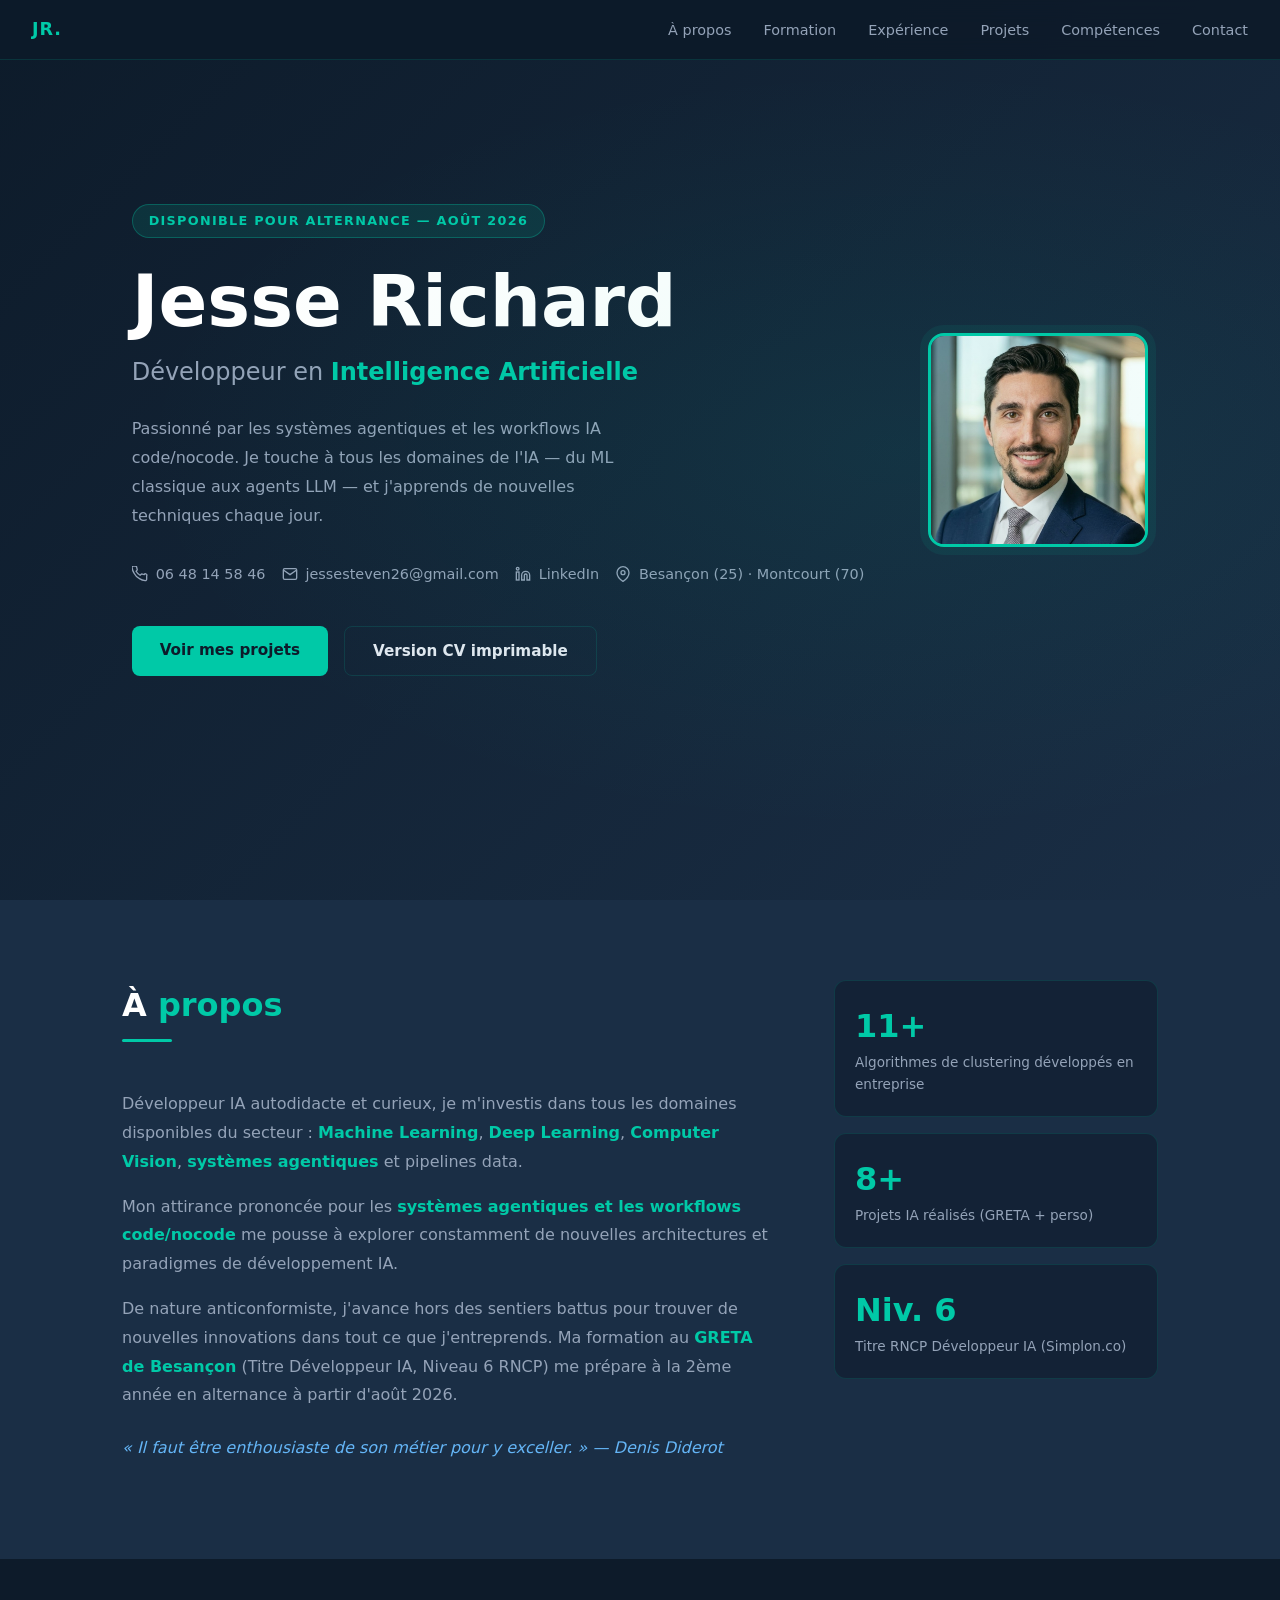
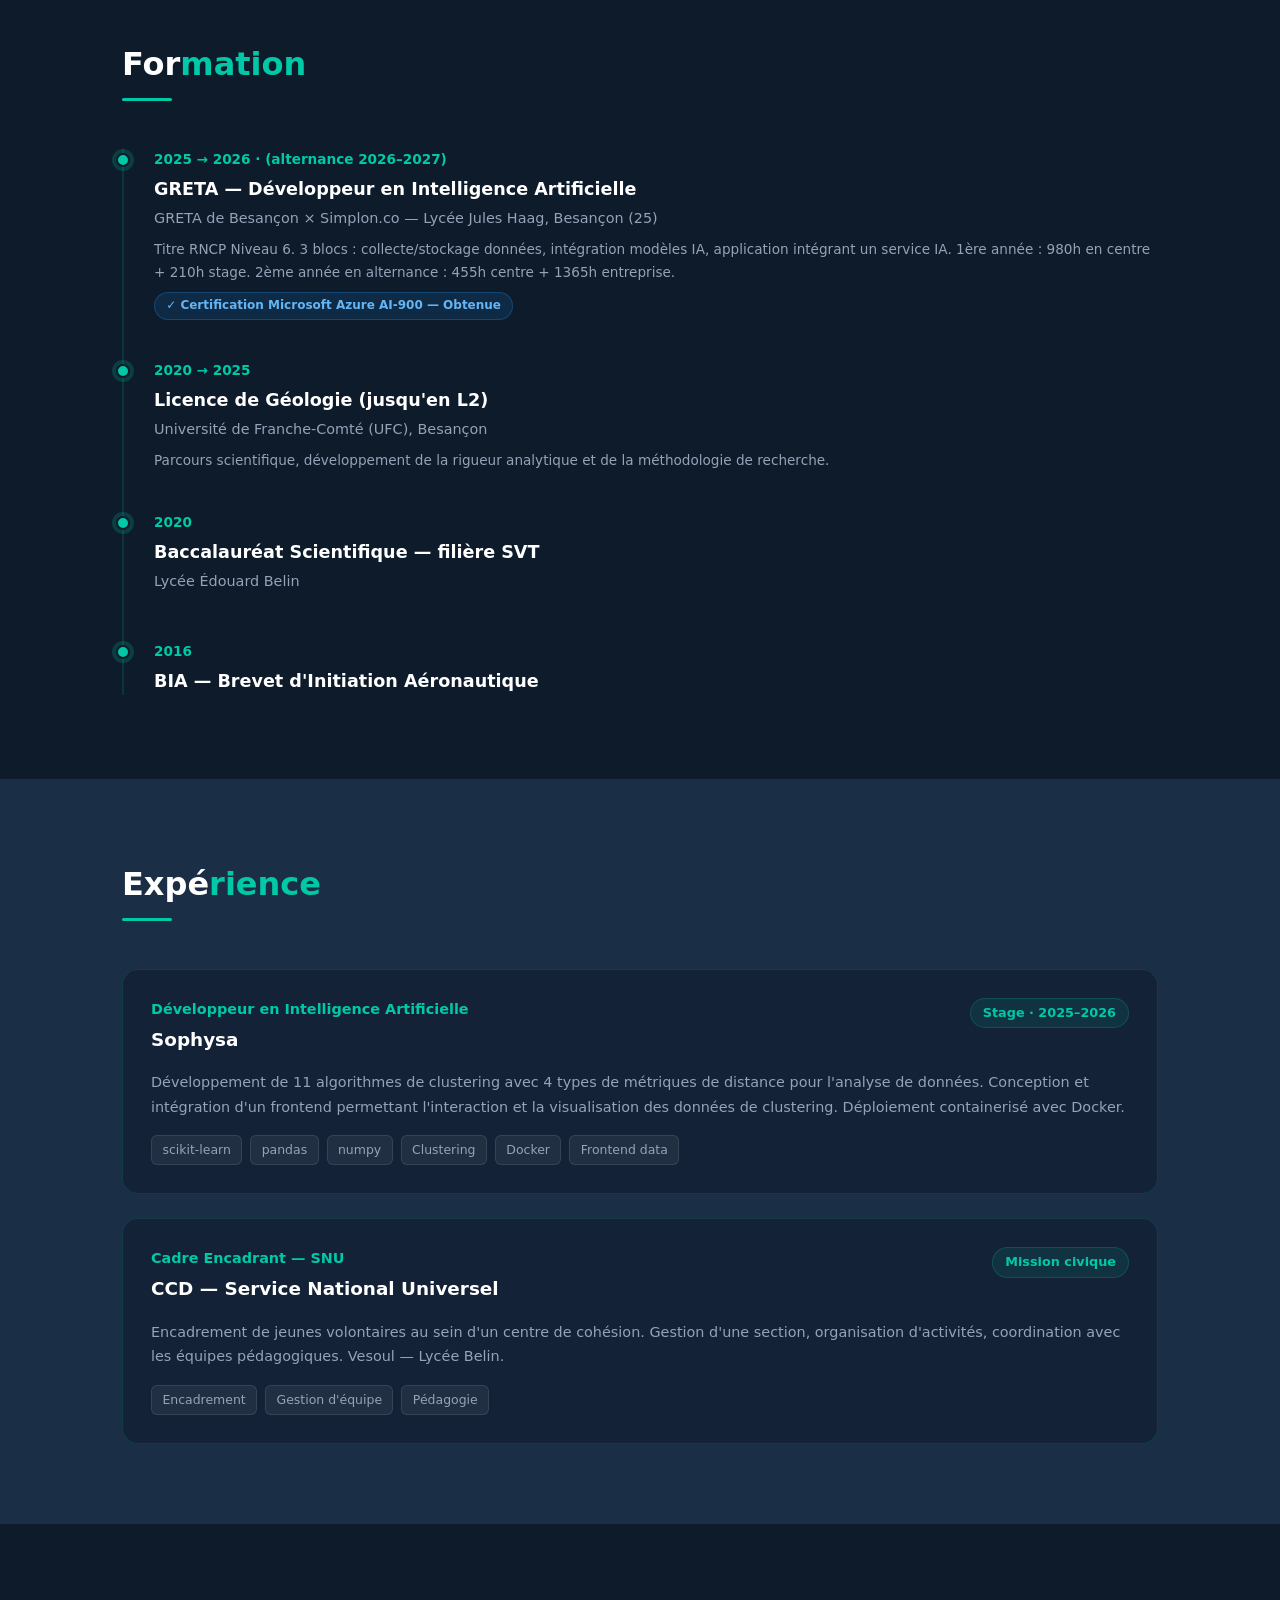
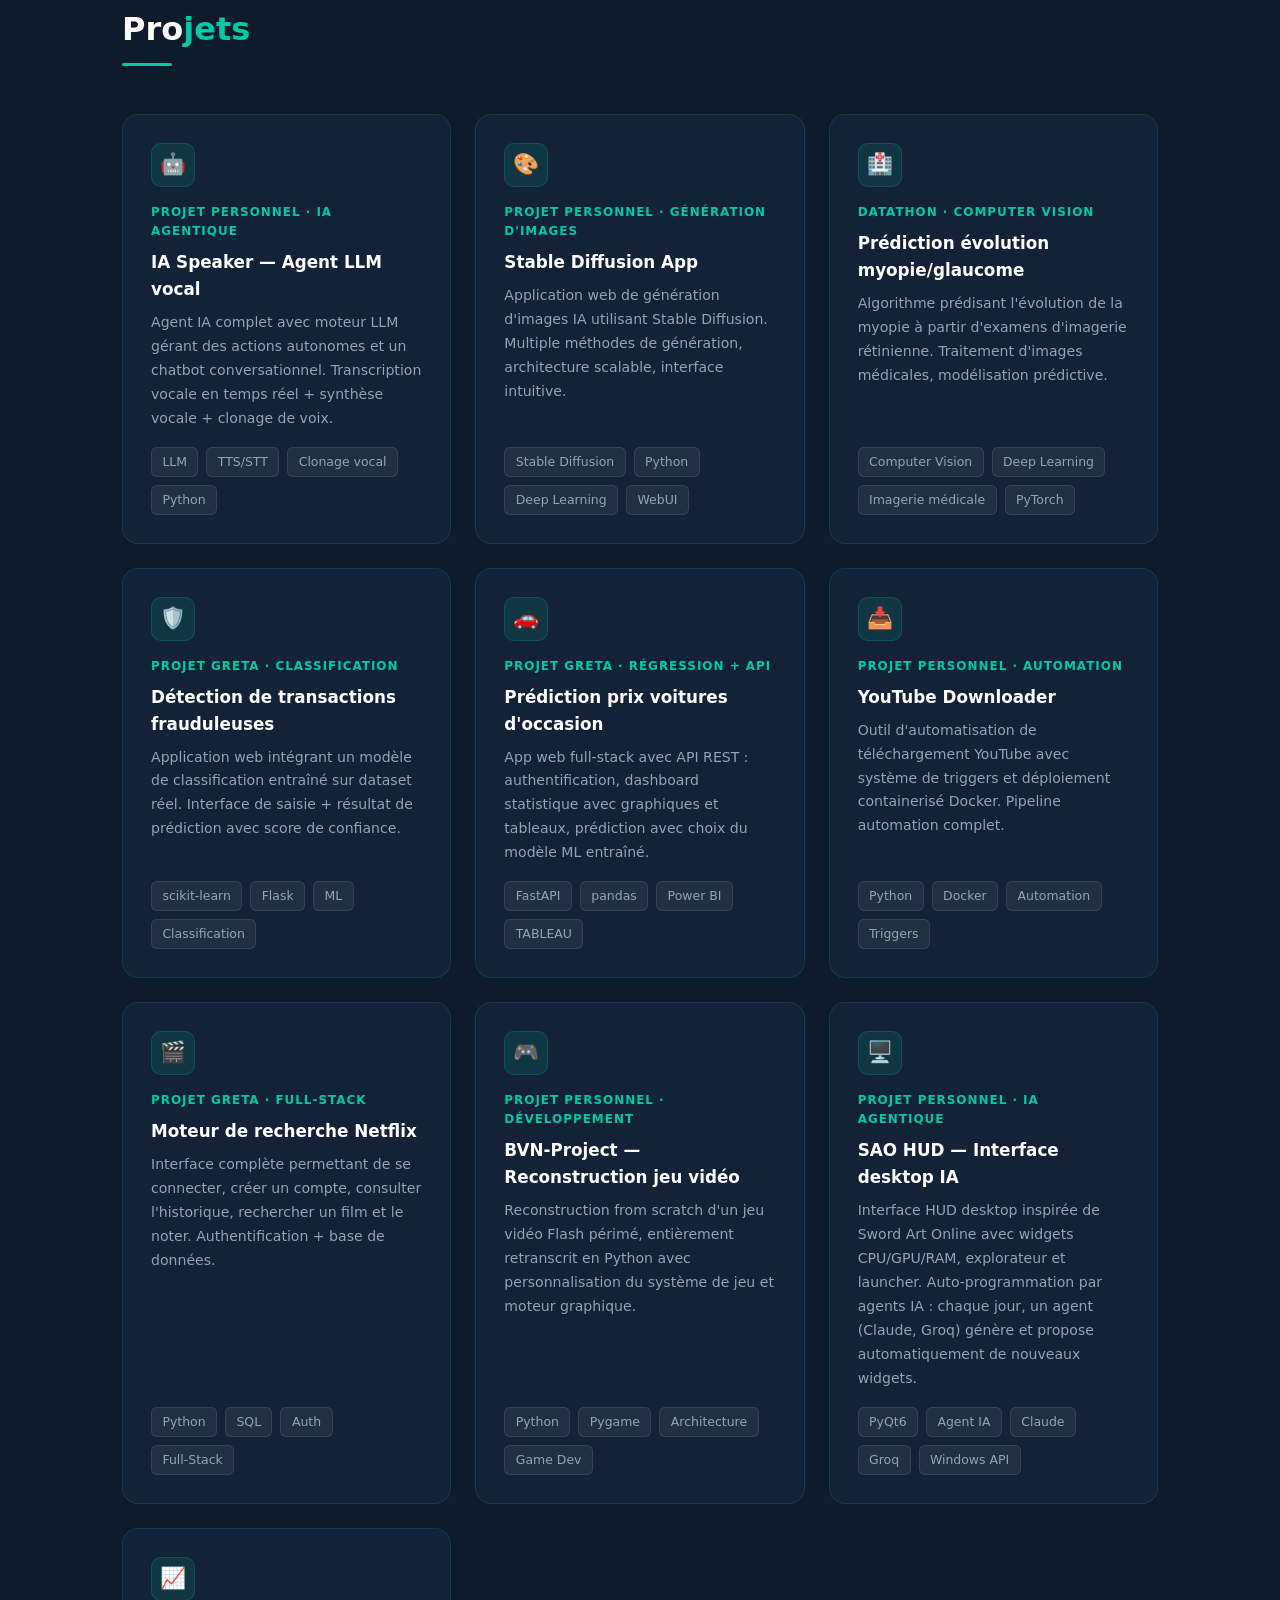
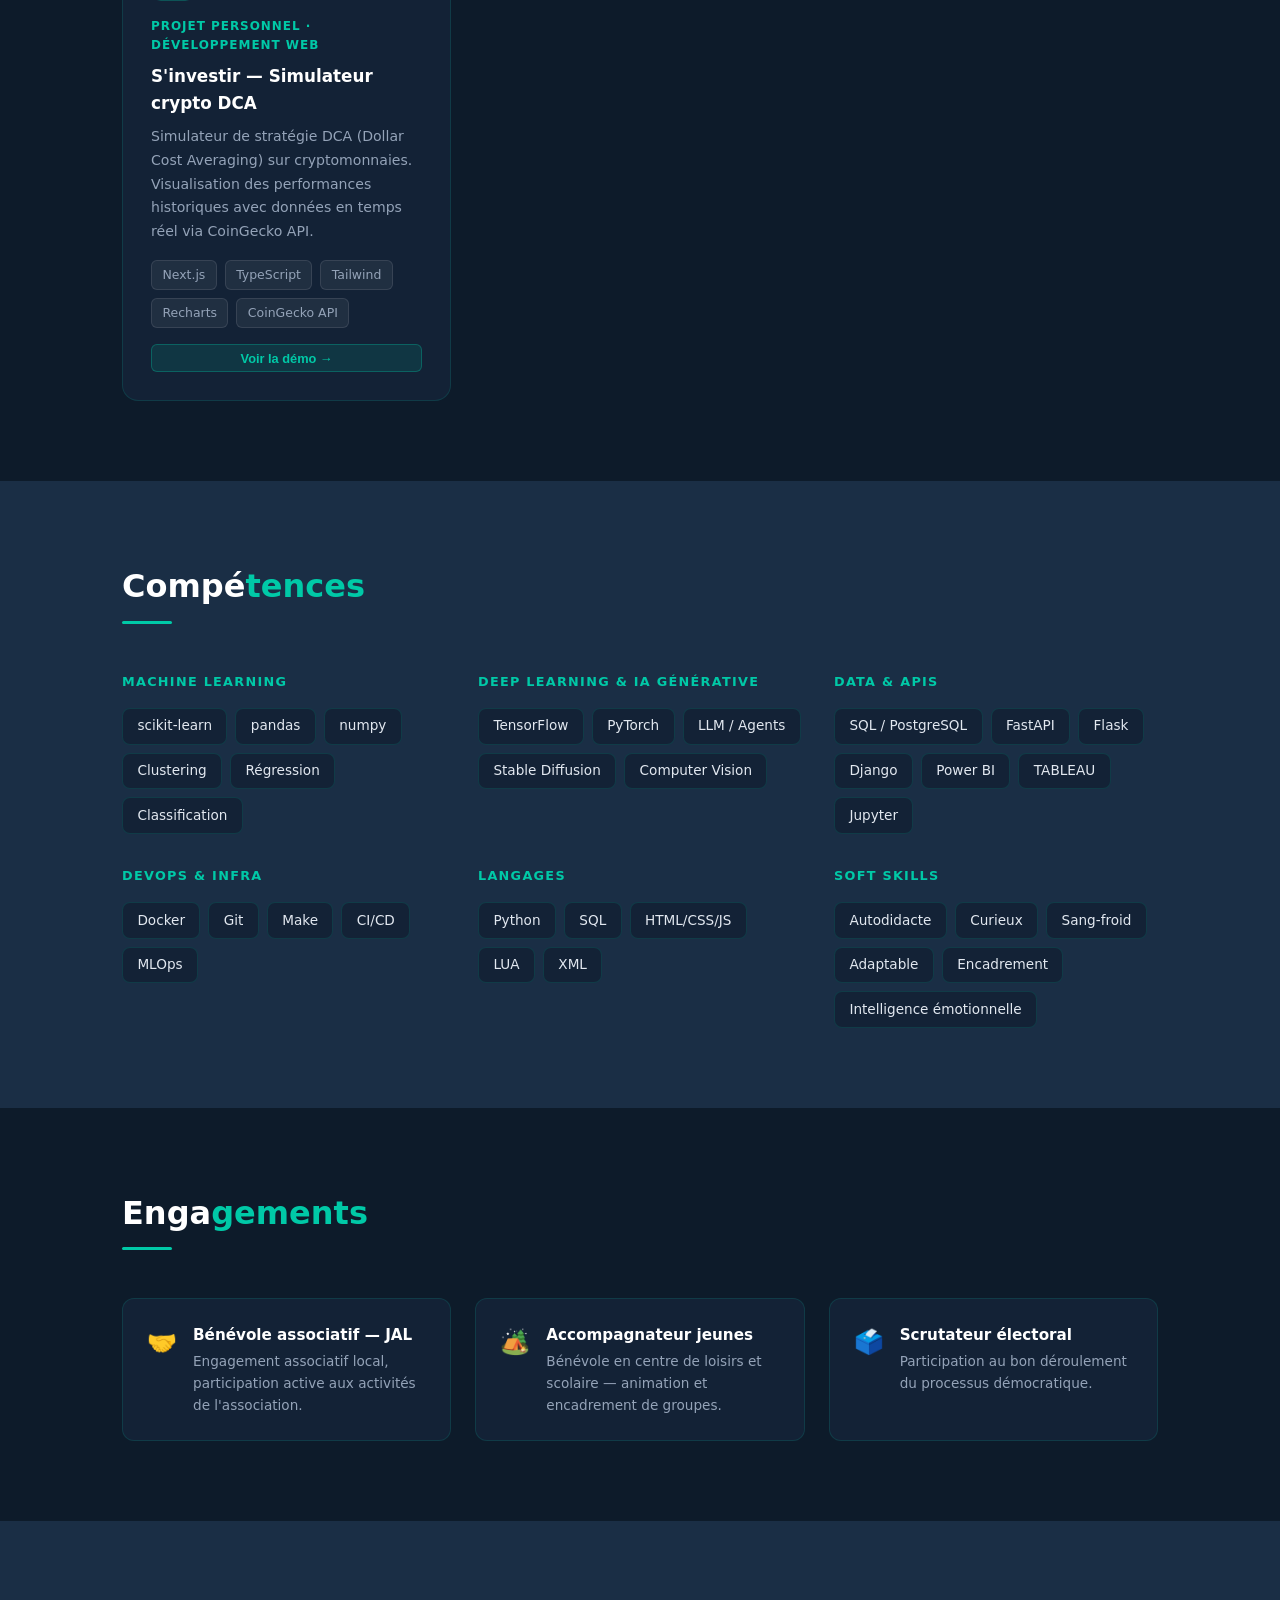
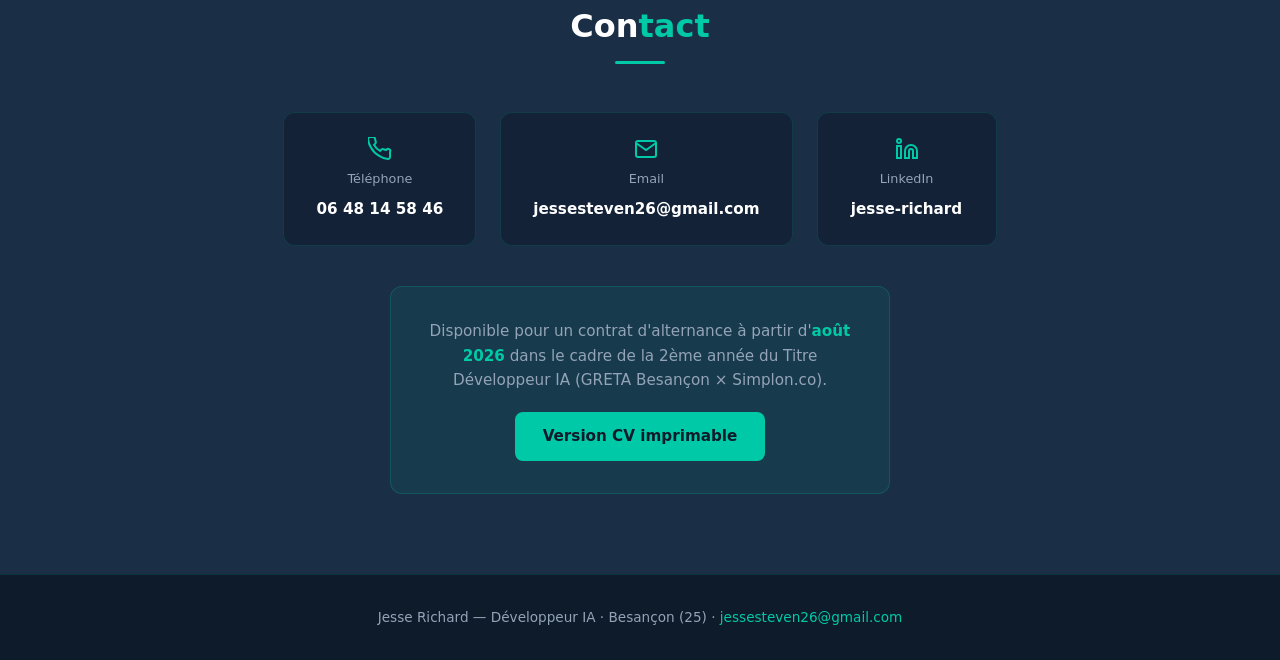
<file: templates/index.html>
<!DOCTYPE html>
<html lang="fr">
<head>
  <meta charset="UTF-8" />
  <meta name="viewport" content="width=device-width, initial-scale=1.0" />
  <title>Jesse Richard — Développeur IA</title>
  <link rel="stylesheet" href="/static/css/style.css" />
</head>
<body>

<!-- NAV -->
<nav>
  <div class="logo">JR.</div>
  <ul>
    <li><a href="#about">À propos</a></li>
    <li><a href="#formation">Formation</a></li>
    <li><a href="#experience">Expérience</a></li>
    <li><a href="#projets">Projets</a></li>
    <li><a href="#competences">Compétences</a></li>
    <li><a href="#contact">Contact</a></li>
  </ul>
</nav>

<!-- HERO -->
<section id="hero">
  <div class="container">
    <div class="hero-grid">
      <div>
        <div class="hero-badge">Disponible pour alternance — Août 2026</div>
        <h1 class="hero-name">Jesse Richard</h1>
        <p class="hero-title">Développeur en <strong>Intelligence Artificielle</strong></p>
        <p class="hero-desc">
          Passionné par les systèmes agentiques et les workflows IA code/nocode.
          Je touche à tous les domaines de l'IA — du ML classique aux agents LLM —
          et j'apprends de nouvelles techniques chaque jour.
        </p>
        <div class="hero-contacts">
          <a class="contact-item" href="tel:+33648145846">
            <svg viewBox="0 0 24 24" fill="none" stroke="currentColor" stroke-width="2"><path d="M22 16.92v3a2 2 0 01-2.18 2 19.79 19.79 0 01-8.63-3.07A19.5 19.5 0 013.1 10.8a19.79 19.79 0 01-3.07-8.67A2 2 0 012 0h3a2 2 0 012 1.72c.127.96.361 1.903.7 2.81a2 2 0 01-.45 2.11L6.09 7.91a16 16 0 006 6l1.27-1.27a2 2 0 012.11-.45c.907.339 1.85.573 2.81.7A2 2 0 0122 14.92z"/></svg>
            06 48 14 58 46
          </a>
          <a class="contact-item" href="mailto:jessesteven26@gmail.com">
            <svg viewBox="0 0 24 24" fill="none" stroke="currentColor" stroke-width="2"><path d="M4 4h16c1.1 0 2 .9 2 2v12c0 1.1-.9 2-2 2H4c-1.1 0-2-.9-2-2V6c0-1.1.9-2 2-2z"/><polyline points="22,6 12,13 2,6"/></svg>
            jessesteven26@gmail.com
          </a>
          <a class="contact-item" href="https://www.linkedin.com/in/jesse-richard-372523364/" target="_blank">
            <svg viewBox="0 0 24 24" fill="none" stroke="currentColor" stroke-width="2"><path d="M16 8a6 6 0 016 6v7h-4v-7a2 2 0 00-2-2 2 2 0 00-2 2v7h-4v-7a6 6 0 016-6z"/><rect x="2" y="9" width="4" height="12"/><circle cx="4" cy="4" r="2"/></svg>
            LinkedIn
          </a>
          <span class="contact-item">
            <svg viewBox="0 0 24 24" fill="none" stroke="currentColor" stroke-width="2"><path d="M21 10c0 7-9 13-9 13s-9-6-9-13a9 9 0 0118 0z"/><circle cx="12" cy="10" r="3"/></svg>
            Besançon (25) · Montcourt (70)
          </span>
        </div>
        <div class="hero-btns">
          <a href="#projets" class="btn btn-primary">Voir mes projets</a>
          <a href="/cv" class="btn btn-outline" target="_blank">Version CV imprimable</a>
        </div>
      </div>
      <div class="hero-photo">
        <img src="/static/img/photo.jpg?v=2" alt="Jesse Richard" onerror="this.style.display='none'" />
      </div>
    </div>
  </div>
</section>

<!-- ABOUT -->
<section id="about">
  <div class="container">
    <div class="about-grid">
      <div class="about-text fade-in">
        <h2 class="section-title">À <span>propos</span></h2>
        <div class="section-line"></div>
        <p>
          Développeur IA autodidacte et curieux, je m'investis dans tous les domaines disponibles
          du secteur : <strong>Machine Learning</strong>, <strong>Deep Learning</strong>,
          <strong>Computer Vision</strong>, <strong>systèmes agentiques</strong> et pipelines data.
        </p>
        <p>
          Mon attirance prononcée pour les <strong>systèmes agentiques et les workflows code/nocode</strong>
          me pousse à explorer constamment de nouvelles architectures et paradigmes de développement IA.
        </p>
        <p>
          De nature anticonformiste, j'avance hors des sentiers battus pour trouver de nouvelles
          innovations dans tout ce que j'entreprends. Ma formation au <strong>GRETA de Besançon</strong>
          (Titre Développeur IA, Niveau 6 RNCP) me prépare à la 2ème année en alternance à partir
          d'août 2026.
        </p>
        <p class="about-quote">
          « Il faut être enthousiaste de son métier pour y exceller. » — Denis Diderot
        </p>
      </div>
      <div class="about-stats fade-in">
        <div class="stat-card">
          <div class="stat-number">11+</div>
          <div class="stat-label">Algorithmes de clustering développés en entreprise</div>
        </div>
        <div class="stat-card">
          <div class="stat-number">8+</div>
          <div class="stat-label">Projets IA réalisés (GRETA + perso)</div>
        </div>
        <div class="stat-card">
          <div class="stat-number">Niv. 6</div>
          <div class="stat-label">Titre RNCP Développeur IA (Simplon.co)</div>
        </div>
      </div>
    </div>
  </div>
</section>

<!-- FORMATION -->
<section id="formation">
  <div class="container">
    <h2 class="section-title">For<span>mation</span></h2>
    <div class="section-line"></div>
    <div class="timeline fade-in">
      <div class="timeline-item">
        <div class="timeline-dot"></div>
        <div class="timeline-date">2025 → 2026 · (alternance 2026–2027)</div>
        <div class="timeline-title">GRETA — Développeur en Intelligence Artificielle</div>
        <div class="timeline-sub">GRETA de Besançon × Simplon.co — Lycée Jules Haag, Besançon (25)</div>
        <div class="timeline-detail">
          Titre RNCP Niveau 6. 3 blocs : collecte/stockage données, intégration modèles IA, application intégrant un service IA.
          1ère année : 980h en centre + 210h stage. 2ème année en alternance : 455h centre + 1365h entreprise.
        </div>
        <span class="badge-cert">✓ Certification Microsoft Azure AI-900 — Obtenue</span>
      </div>
      <div class="timeline-item">
        <div class="timeline-dot"></div>
        <div class="timeline-date">2020 → 2025</div>
        <div class="timeline-title">Licence de Géologie (jusqu'en L2)</div>
        <div class="timeline-sub">Université de Franche-Comté (UFC), Besançon</div>
        <div class="timeline-detail">Parcours scientifique, développement de la rigueur analytique et de la méthodologie de recherche.</div>
      </div>
      <div class="timeline-item">
        <div class="timeline-dot"></div>
        <div class="timeline-date">2020</div>
        <div class="timeline-title">Baccalauréat Scientifique — filière SVT</div>
        <div class="timeline-sub">Lycée Édouard Belin</div>
      </div>
      <div class="timeline-item">
        <div class="timeline-dot"></div>
        <div class="timeline-date">2016</div>
        <div class="timeline-title">BIA — Brevet d'Initiation Aéronautique</div>
      </div>
    </div>
  </div>
</section>

<!-- EXPERIENCE -->
<section id="experience">
  <div class="container">
    <h2 class="section-title">Expé<span>rience</span></h2>
    <div class="section-line"></div>
    <div class="exp-cards fade-in">
      <div class="exp-card">
        <div class="exp-header">
          <div>
            <div class="exp-role">Développeur en Intelligence Artificielle</div>
            <div class="exp-company">Sophysa</div>
          </div>
          <div class="exp-period">Stage · 2025–2026</div>
        </div>
        <div class="exp-desc">
          Développement de 11 algorithmes de clustering avec 4 types de métriques de distance pour l'analyse
          de données. Conception et intégration d'un frontend permettant l'interaction et la visualisation
          des données de clustering. Déploiement containerisé avec Docker.
        </div>
        <div class="tags">
          <span class="tag">scikit-learn</span>
          <span class="tag">pandas</span>
          <span class="tag">numpy</span>
          <span class="tag">Clustering</span>
          <span class="tag">Docker</span>
          <span class="tag">Frontend data</span>
        </div>
      </div>
      <div class="exp-card">
        <div class="exp-header">
          <div>
            <div class="exp-role">Cadre Encadrant — SNU</div>
            <div class="exp-company">CCD — Service National Universel</div>
          </div>
          <div class="exp-period">Mission civique</div>
        </div>
        <div class="exp-desc">
          Encadrement de jeunes volontaires au sein d'un centre de cohésion. Gestion d'une section,
          organisation d'activités, coordination avec les équipes pédagogiques. Vesoul — Lycée Belin.
        </div>
        <div class="tags">
          <span class="tag">Encadrement</span>
          <span class="tag">Gestion d'équipe</span>
          <span class="tag">Pédagogie</span>
        </div>
      </div>
    </div>
  </div>
</section>

<!-- PROJETS -->
<section id="projets">
  <div class="container">
    <h2 class="section-title">Pro<span>jets</span></h2>
    <div class="section-line"></div>
    <div class="projects-grid fade-in">

      <div class="project-card">
        <div class="project-icon">🤖</div>
        <div class="project-type">Projet Personnel · IA Agentique</div>
        <div class="project-title">IA Speaker — Agent LLM vocal</div>
        <div class="project-desc">
          Agent IA complet avec moteur LLM gérant des actions autonomes et un chatbot conversationnel.
          Transcription vocale en temps réel + synthèse vocale + clonage de voix.
        </div>
        <div class="tags">
          <span class="tag">LLM</span><span class="tag">TTS/STT</span>
          <span class="tag">Clonage vocal</span><span class="tag">Python</span>
        </div>
      </div>

      <div class="project-card">
        <div class="project-icon">🎨</div>
        <div class="project-type">Projet Personnel · Génération d'images</div>
        <div class="project-title">Stable Diffusion App</div>
        <div class="project-desc">
          Application web de génération d'images IA utilisant Stable Diffusion.
          Multiple méthodes de génération, architecture scalable, interface intuitive.
        </div>
        <div class="tags">
          <span class="tag">Stable Diffusion</span><span class="tag">Python</span>
          <span class="tag">Deep Learning</span><span class="tag">WebUI</span>
        </div>
      </div>

      <div class="project-card">
        <div class="project-icon">🏥</div>
        <div class="project-type">Datathon · Computer Vision</div>
        <div class="project-title">Prédiction évolution myopie/glaucome</div>
        <div class="project-desc">
          Algorithme prédisant l'évolution de la myopie à partir d'examens d'imagerie rétinienne.
          Traitement d'images médicales, modélisation prédictive.
        </div>
        <div class="tags">
          <span class="tag">Computer Vision</span><span class="tag">Deep Learning</span>
          <span class="tag">Imagerie médicale</span><span class="tag">PyTorch</span>
        </div>
      </div>

      <div class="project-card">
        <div class="project-icon">🛡️</div>
        <div class="project-type">Projet GRETA · Classification</div>
        <div class="project-title">Détection de transactions frauduleuses</div>
        <div class="project-desc">
          Application web intégrant un modèle de classification entraîné sur dataset réel.
          Interface de saisie + résultat de prédiction avec score de confiance.
        </div>
        <div class="tags">
          <span class="tag">scikit-learn</span><span class="tag">Flask</span>
          <span class="tag">ML</span><span class="tag">Classification</span>
        </div>
      </div>

      <div class="project-card">
        <div class="project-icon">🚗</div>
        <div class="project-type">Projet GRETA · Régression + API</div>
        <div class="project-title">Prédiction prix voitures d'occasion</div>
        <div class="project-desc">
          App web full-stack avec API REST : authentification, dashboard statistique avec graphiques
          et tableaux, prédiction avec choix du modèle ML entraîné.
        </div>
        <div class="tags">
          <span class="tag">FastAPI</span><span class="tag">pandas</span>
          <span class="tag">Power BI</span><span class="tag">TABLEAU</span>
        </div>
      </div>

      <div class="project-card">
        <div class="project-icon">📥</div>
        <div class="project-type">Projet Personnel · Automation</div>
        <div class="project-title">YouTube Downloader</div>
        <div class="project-desc">
          Outil d'automatisation de téléchargement YouTube avec système de triggers
          et déploiement containerisé Docker. Pipeline automation complet.
        </div>
        <div class="tags">
          <span class="tag">Python</span><span class="tag">Docker</span>
          <span class="tag">Automation</span><span class="tag">Triggers</span>
        </div>
      </div>

      <div class="project-card">
        <div class="project-icon">🎬</div>
        <div class="project-type">Projet GRETA · Full-Stack</div>
        <div class="project-title">Moteur de recherche Netflix</div>
        <div class="project-desc">
          Interface complète permettant de se connecter, créer un compte,
          consulter l'historique, rechercher un film et le noter.
          Authentification + base de données.
        </div>
        <div class="tags">
          <span class="tag">Python</span><span class="tag">SQL</span>
          <span class="tag">Auth</span><span class="tag">Full-Stack</span>
        </div>
      </div>

      <div class="project-card">
        <div class="project-icon">🎮</div>
        <div class="project-type">Projet Personnel · Développement</div>
        <div class="project-title">BVN-Project — Reconstruction jeu vidéo</div>
        <div class="project-desc">
          Reconstruction from scratch d'un jeu vidéo Flash périmé, entièrement retranscrit en Python
          avec personnalisation du système de jeu et moteur graphique.
        </div>
        <div class="tags">
          <span class="tag">Python</span><span class="tag">Pygame</span>
          <span class="tag">Architecture</span><span class="tag">Game Dev</span>
        </div>
      </div>

      <div class="project-card">
        <div class="project-icon">🖥️</div>
        <div class="project-type">Projet Personnel · IA Agentique</div>
        <div class="project-title">SAO HUD — Interface desktop IA</div>
        <div class="project-desc">
          Interface HUD desktop inspirée de Sword Art Online avec widgets CPU/GPU/RAM, explorateur et launcher.
          Auto-programmation par agents IA : chaque jour, un agent (Claude, Groq) génère et propose automatiquement de nouveaux widgets.
        </div>
        <div class="tags">
          <span class="tag">PyQt6</span><span class="tag">Agent IA</span>
          <span class="tag">Claude</span><span class="tag">Groq</span><span class="tag">Windows API</span>
        </div>
      </div>

      <div class="project-card">
        <div class="project-icon">📈</div>
        <div class="project-type">Projet Personnel · Développement Web</div>
        <div class="project-title">S'investir — Simulateur crypto DCA</div>
        <div class="project-desc">
          Simulateur de stratégie DCA (Dollar Cost Averaging) sur cryptomonnaies.
          Visualisation des performances historiques avec données en temps réel via CoinGecko API.
        </div>
        <div class="tags">
          <span class="tag">Next.js</span><span class="tag">TypeScript</span>
          <span class="tag">Tailwind</span><span class="tag">Recharts</span><span class="tag">CoinGecko API</span>
        </div>
        <button class="project-demo" onclick="openDemo('https://simulateur-crypto-three.vercel.app', 'S\'investir — Simulateur Crypto')">Voir la démo →</button>
      </div>

    </div>
  </div>
</section>

<!-- COMPÉTENCES -->
<section id="competences">
  <div class="container">
    <h2 class="section-title">Compé<span>tences</span></h2>
    <div class="section-line"></div>
    <div class="skills-grid fade-in">
      <div class="skill-group">
        <div class="skill-group-title">Machine Learning</div>
        <div class="skill-tags">
          <span class="skill-tag">scikit-learn</span>
          <span class="skill-tag">pandas</span>
          <span class="skill-tag">numpy</span>
          <span class="skill-tag">Clustering</span>
          <span class="skill-tag">Régression</span>
          <span class="skill-tag">Classification</span>
        </div>
      </div>
      <div class="skill-group">
        <div class="skill-group-title">Deep Learning & IA Générative</div>
        <div class="skill-tags">
          <span class="skill-tag">TensorFlow</span>
          <span class="skill-tag">PyTorch</span>
          <span class="skill-tag">LLM / Agents</span>
          <span class="skill-tag">Stable Diffusion</span>
          <span class="skill-tag">Computer Vision</span>
        </div>
      </div>
      <div class="skill-group">
        <div class="skill-group-title">Data & APIs</div>
        <div class="skill-tags">
          <span class="skill-tag">SQL / PostgreSQL</span>
          <span class="skill-tag">FastAPI</span>
          <span class="skill-tag">Flask</span>
          <span class="skill-tag">Django</span>
          <span class="skill-tag">Power BI</span>
          <span class="skill-tag">TABLEAU</span>
          <span class="skill-tag">Jupyter</span>
        </div>
      </div>
      <div class="skill-group">
        <div class="skill-group-title">DevOps & Infra</div>
        <div class="skill-tags">
          <span class="skill-tag">Docker</span>
          <span class="skill-tag">Git</span>
          <span class="skill-tag">Make</span>
          <span class="skill-tag">CI/CD</span>
          <span class="skill-tag">MLOps</span>
        </div>
      </div>
      <div class="skill-group">
        <div class="skill-group-title">Langages</div>
        <div class="skill-tags">
          <span class="skill-tag">Python</span>
          <span class="skill-tag">SQL</span>
          <span class="skill-tag">HTML/CSS/JS</span>
          <span class="skill-tag">LUA</span>
          <span class="skill-tag">XML</span>
        </div>
      </div>
      <div class="skill-group">
        <div class="skill-group-title">Soft Skills</div>
        <div class="skill-tags">
          <span class="skill-tag">Autodidacte</span>
          <span class="skill-tag">Curieux</span>
          <span class="skill-tag">Sang-froid</span>
          <span class="skill-tag">Adaptable</span>
          <span class="skill-tag">Encadrement</span>
          <span class="skill-tag">Intelligence émotionnelle</span>
        </div>
      </div>
    </div>
  </div>
</section>

<!-- ENGAGEMENTS -->
<section id="engagements">
  <div class="container">
    <h2 class="section-title">Enga<span>gements</span></h2>
    <div class="section-line"></div>
    <div class="eng-cards fade-in">
      <div class="eng-card">
        <div class="eng-icon">🤝</div>
        <div>
          <div class="eng-title">Bénévole associatif — JAL</div>
          <div class="eng-desc">Engagement associatif local, participation active aux activités de l'association.</div>
        </div>
      </div>
      <div class="eng-card">
        <div class="eng-icon">🏕️</div>
        <div>
          <div class="eng-title">Accompagnateur jeunes</div>
          <div class="eng-desc">Bénévole en centre de loisirs et scolaire — animation et encadrement de groupes.</div>
        </div>
      </div>
      <div class="eng-card">
        <div class="eng-icon">🗳️</div>
        <div>
          <div class="eng-title">Scrutateur électoral</div>
          <div class="eng-desc">Participation au bon déroulement du processus démocratique.</div>
        </div>
      </div>
    </div>
  </div>
</section>

<!-- CONTACT -->
<section id="contact">
  <div class="container">
    <h2 class="section-title">Con<span>tact</span></h2>
    <div class="section-line"></div>
    <div class="contact-grid fade-in">
      <a class="contact-card" href="tel:+33648145846">
        <svg viewBox="0 0 24 24" fill="none" stroke="currentColor" stroke-width="2"><path d="M22 16.92v3a2 2 0 01-2.18 2 19.79 19.79 0 01-8.63-3.07A19.5 19.5 0 013.1 10.8a19.79 19.79 0 01-3.07-8.67A2 2 0 012 0h3a2 2 0 012 1.72c.127.96.361 1.903.7 2.81a2 2 0 01-.45 2.11L6.09 7.91a16 16 0 006 6l1.27-1.27a2 2 0 012.11-.45c.907.339 1.85.573 2.81.7A2 2 0 0122 14.92z"/></svg>
        <div class="contact-card-label">Téléphone</div>
        <div class="contact-card-value">06 48 14 58 46</div>
      </a>
      <a class="contact-card" href="mailto:jessesteven26@gmail.com">
        <svg viewBox="0 0 24 24" fill="none" stroke="currentColor" stroke-width="2"><path d="M4 4h16c1.1 0 2 .9 2 2v12c0 1.1-.9 2-2 2H4c-1.1 0-2-.9-2-2V6c0-1.1.9-2 2-2z"/><polyline points="22,6 12,13 2,6"/></svg>
        <div class="contact-card-label">Email</div>
        <div class="contact-card-value">jessesteven26@gmail.com</div>
      </a>
      <a class="contact-card" href="https://www.linkedin.com/in/jesse-richard-372523364/" target="_blank">
        <svg viewBox="0 0 24 24" fill="none" stroke="currentColor" stroke-width="2"><path d="M16 8a6 6 0 016 6v7h-4v-7a2 2 0 00-2-2 2 2 0 00-2 2v7h-4v-7a6 6 0 016-6z"/><rect x="2" y="9" width="4" height="12"/><circle cx="4" cy="4" r="2"/></svg>
        <div class="contact-card-label">LinkedIn</div>
        <div class="contact-card-value">jesse-richard</div>
      </a>
    </div>
    <div class="cv-cta">
      <p>Disponible pour un contrat d'alternance à partir d'<strong>août 2026</strong> dans le cadre de la 2ème année du Titre Développeur IA (GRETA Besançon × Simplon.co).</p>
      <a href="/cv" class="btn btn-primary" target="_blank">Version CV imprimable</a>
    </div>
  </div>
</section>

<footer>
  <p>Jesse Richard — Développeur IA · Besançon (25) · <span>jessesteven26@gmail.com</span></p>
</footer>

<!-- DEMO MODAL -->
<div class="demo-modal" id="demoModal" onclick="if(event.target===this)closeDemo()">
  <div class="demo-modal-inner">
    <div class="demo-modal-bar">
      <span class="demo-modal-title" id="demoModalTitle"></span>
      <button class="demo-modal-close" onclick="closeDemo()">✕</button>
    </div>
    <iframe id="demoFrame" src="" allowfullscreen></iframe>
  </div>
</div>

<script src="/static/js/main.js"></script>
</body>
</html>
</file>
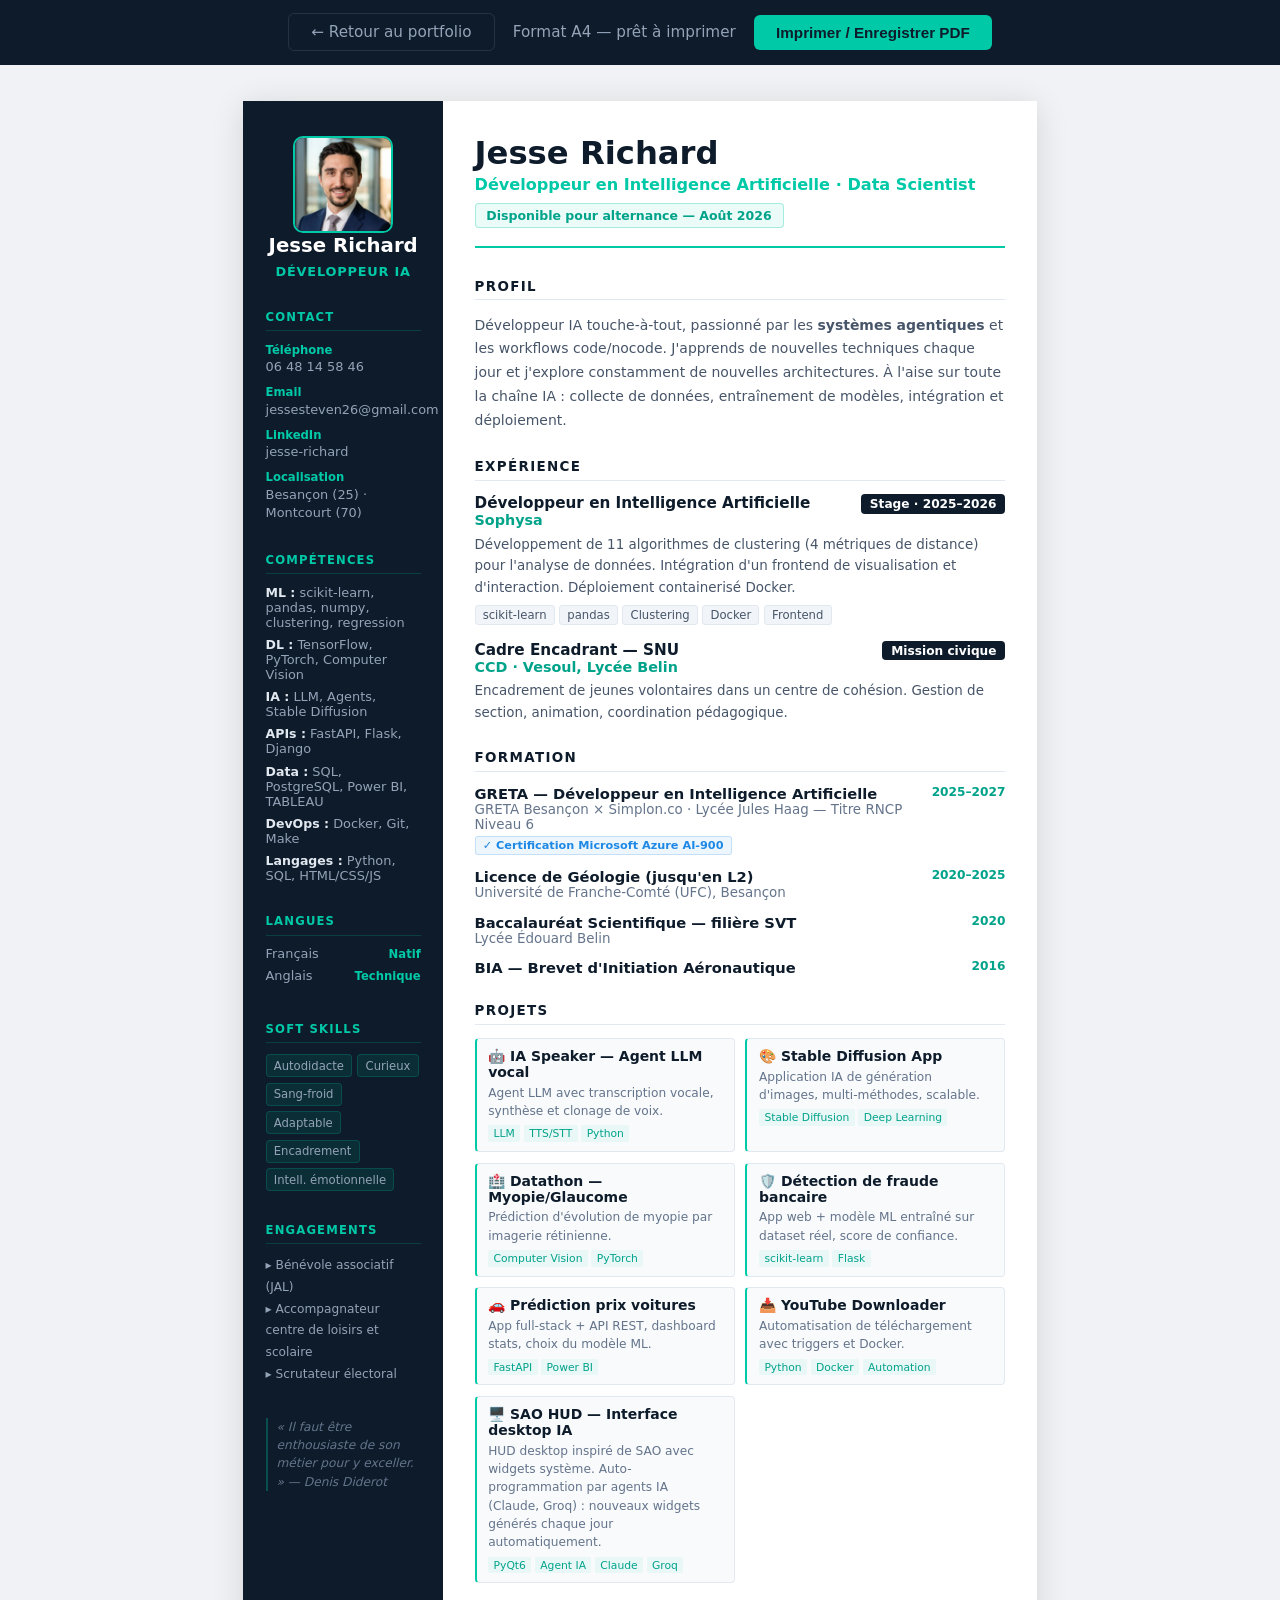
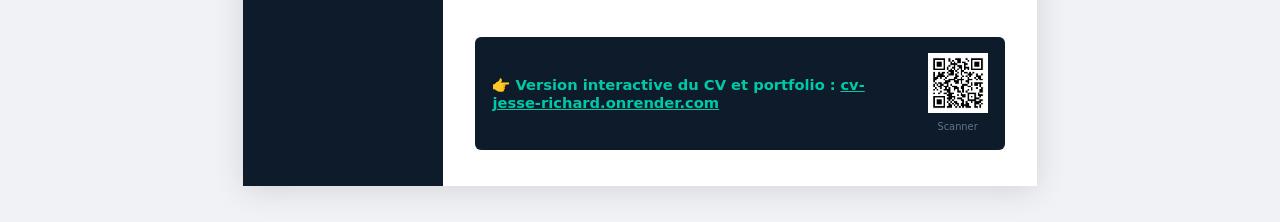
<file: templates/cv-print.html>
<!DOCTYPE html>
<html lang="fr">
<head>
  <meta charset="UTF-8" />
  <meta name="viewport" content="width=device-width, initial-scale=1.0" />
  <title>CV — Jesse Richard — Développeur IA</title>
  <style>
    * { margin: 0; padding: 0; box-sizing: border-box; }

    html { font-size: 112%; }

    body {
      font-family: 'Segoe UI', system-ui, sans-serif;
      background: #f0f2f5;
      color: #1a2744;
    }

    .page {
      width: 210mm;
      min-height: 297mm;
      margin: 2rem auto;
      background: white;
      display: grid;
      grid-template-columns: 200px 1fr;
      box-shadow: 0 4px 30px rgba(0,0,0,0.12);
    }

    /* SIDEBAR */
    .sidebar {
      background: #0d1b2a;
      color: #e2e8f0;
      padding: 2rem 1.25rem;
      display: flex;
      flex-direction: column;
      gap: 1.75rem;
    }

    .photo-wrapper {
      display: flex;
      justify-content: center;
      margin-bottom: 0.5rem;
    }
    .photo {
      width: 100px;
      border-radius: 10px;
      border: 2px solid #00c9a7;
      background: #1a2e45;
      overflow: hidden;
    }
    .photo img { width: 100%; height: auto; display: block; }

    .sidebar-name {
      text-align: center;
      font-size: 1.1rem;
      font-weight: 700;
      color: white;
      line-height: 1.3;
      margin-top: -0.5rem;
    }
    .sidebar-title {
      text-align: center;
      font-size: 0.72rem;
      color: #00c9a7;
      font-weight: 600;
      text-transform: uppercase;
      letter-spacing: 0.06em;
      margin-top: 0.25rem;
    }

    .sidebar-section { }
    .sidebar-section-title {
      font-size: 0.65rem;
      text-transform: uppercase;
      letter-spacing: 0.1em;
      color: #00c9a7;
      font-weight: 700;
      border-bottom: 1px solid rgba(0,201,167,0.2);
      padding-bottom: 0.35rem;
      margin-bottom: 0.6rem;
    }

    .contact-list { display: flex; flex-direction: column; gap: 0.45rem; }
    .contact-list li { list-style: none; font-size: 0.72rem; color: #94a3b8; line-height: 1.4; }
    .contact-list li a { color: #94a3b8; text-decoration: none; }
    .contact-label { color: #00c9a7; font-size: 0.65rem; font-weight: 600; display: block; }

    .skill-list { display: flex; flex-direction: column; gap: 0.4rem; }
    .skill-item { font-size: 0.72rem; color: #94a3b8; }
    .skill-cat { color: #e2e8f0; font-weight: 600; font-size: 0.7rem; }

    .lang-item { display: flex; justify-content: space-between; align-items: center; margin-bottom: 0.4rem; }
    .lang-name { font-size: 0.72rem; color: #94a3b8; }
    .lang-level { font-size: 0.65rem; color: #00c9a7; font-weight: 600; }

    .soft-tags { display: flex; flex-wrap: wrap; gap: 0.3rem; }
    .soft-tag {
      background: rgba(0,201,167,0.1);
      border: 1px solid rgba(0,201,167,0.2);
      color: #94a3b8;
      font-size: 0.65rem;
      padding: 0.2rem 0.4rem;
      border-radius: 4px;
    }

    .quote {
      font-style: italic;
      font-size: 0.68rem;
      color: #64748b;
      line-height: 1.5;
      border-left: 2px solid rgba(0,201,167,0.3);
      padding-left: 0.5rem;
    }

    /* MAIN CONTENT */
    .main {
      padding: 2rem 1.75rem;
      display: flex;
      flex-direction: column;
      gap: 1.5rem;
    }

    .main-header {
      border-bottom: 2px solid #00c9a7;
      padding-bottom: 1rem;
      margin-bottom: 0.25rem;
    }
    .main-header h1 { font-size: 1.8rem; font-weight: 800; color: #0d1b2a; line-height: 1.1; }
    .main-header .subtitle { color: #00c9a7; font-size: 0.9rem; font-weight: 600; margin-top: 0.2rem; }
    .main-header .dispo {
      display: inline-block; margin-top: 0.5rem;
      background: rgba(0,201,167,0.08); border: 1px solid rgba(0,201,167,0.3);
      color: #00a38a; font-size: 0.7rem; font-weight: 600;
      padding: 0.2rem 0.6rem; border-radius: 4px;
    }

    .content-section { }
    .content-title {
      font-size: 0.75rem;
      text-transform: uppercase;
      letter-spacing: 0.1em;
      color: #0d1b2a;
      font-weight: 700;
      border-bottom: 1px solid #e2e8f0;
      padding-bottom: 0.3rem;
      margin-bottom: 0.75rem;
    }
    .content-title::after { content: ''; }

    /* EXPERIENCE */
    .exp-item { margin-bottom: 0.9rem; }
    .exp-item:last-child { margin-bottom: 0; }
    .exp-top { display: flex; justify-content: space-between; align-items: flex-start; }
    .exp-role { font-size: 0.85rem; font-weight: 700; color: #0d1b2a; }
    .exp-company { font-size: 0.8rem; color: #00a38a; font-weight: 600; }
    .exp-period {
      font-size: 0.68rem; color: white; font-weight: 600;
      background: #0d1b2a; padding: 0.15rem 0.5rem;
      border-radius: 4px; white-space: nowrap;
    }
    .exp-desc { font-size: 0.75rem; color: #475569; margin-top: 0.3rem; line-height: 1.6; }
    .exp-tags { display: flex; flex-wrap: wrap; gap: 0.25rem; margin-top: 0.4rem; }
    .exp-tag {
      background: #f1f5f9; color: #475569; font-size: 0.65rem;
      padding: 0.1rem 0.4rem; border-radius: 3px; border: 1px solid #e2e8f0;
    }

    /* FORMATION */
    .form-item { margin-bottom: 0.75rem; }
    .form-item:last-child { margin-bottom: 0; }
    .form-top { display: flex; justify-content: space-between; align-items: flex-start; gap: 0.5rem; }
    .form-title { font-size: 0.82rem; font-weight: 700; color: #0d1b2a; }
    .form-school { font-size: 0.75rem; color: #64748b; }
    .form-date { font-size: 0.68rem; color: #00a38a; font-weight: 600; white-space: nowrap; }
    .form-cert {
      display: inline-block; margin-top: 0.25rem;
      background: rgba(30,136,229,0.08); border: 1px solid rgba(30,136,229,0.2);
      color: #1e88e5; font-size: 0.63rem; font-weight: 600;
      padding: 0.1rem 0.4rem; border-radius: 3px;
    }

    /* PROJETS */
    .projects-grid-cv { display: grid; grid-template-columns: 1fr 1fr; gap: 0.6rem; }
    .proj-item {
      background: #f8fafc; border: 1px solid #e2e8f0;
      border-left: 2px solid #00c9a7;
      border-radius: 4px; padding: 0.5rem 0.65rem;
    }
    .proj-name { font-size: 0.78rem; font-weight: 700; color: #0d1b2a; margin-bottom: 0.2rem; }
    .proj-desc { font-size: 0.68rem; color: #64748b; line-height: 1.5; }
    .proj-tags-cv { display: flex; flex-wrap: wrap; gap: 0.2rem; margin-top: 0.3rem; }
    .proj-tag-cv { font-size: 0.6rem; color: #00a38a; background: rgba(0,201,167,0.06); padding: 0.1rem 0.3rem; border-radius: 2px; }

    /* ENGAGEMENTS */
    .eng-list { display: flex; gap: 1rem; flex-wrap: wrap; }
    .eng-list li { list-style: none; font-size: 0.75rem; color: #475569; }
    .eng-list li::before { content: '→ '; color: #00c9a7; font-weight: 700; }

    /* PRINT */
    @media print {
      body { background: white; }
      .page { margin: 0; box-shadow: none; width: 100%; min-height: 100vh; }
      .no-print { display: none; }
    }

    /* PRINT BUTTON */
    .print-bar {
      background: #0d1b2a; padding: 0.75rem 2rem;
      display: flex; align-items: center; justify-content: center; gap: 1rem;
    }
    .print-bar span { color: #94a3b8; font-size: 0.85rem; }
    .print-btn {
      background: #00c9a7; color: #0d1b2a; border: none;
      padding: 0.5rem 1.25rem; border-radius: 6px;
      font-weight: 700; font-size: 0.85rem; cursor: pointer;
    }
    .print-btn:hover { background: #00a38a; }
    .back-btn {
      background: transparent; color: #94a3b8; border: 1px solid rgba(255,255,255,0.1);
      padding: 0.5rem 1.25rem; border-radius: 6px;
      font-size: 0.85rem; cursor: pointer; text-decoration: none;
    }
    .back-btn:hover { color: white; }
  </style>
</head>
<body>

<div class="print-bar no-print">
  <a href="/" class="back-btn">← Retour au portfolio</a>
  <span>Format A4 — prêt à imprimer</span>
  <button class="print-btn" onclick="window.print()">Imprimer / Enregistrer PDF</button>
</div>

<div class="page">

  <!-- SIDEBAR -->
  <div class="sidebar">
    <div>
      <div class="photo-wrapper">
        <div class="photo">
          <img src="/static/img/photo.jpg?v=2" alt="Jesse Richard" onerror="this.style.display='none'" />
        </div>
      </div>
      <div class="sidebar-name">Jesse Richard</div>
      <div class="sidebar-title">Développeur IA</div>
    </div>

    <div class="sidebar-section">
      <div class="sidebar-section-title">Contact</div>
      <ul class="contact-list">
        <li>
          <span class="contact-label">Téléphone</span>
          06 48 14 58 46
        </li>
        <li>
          <span class="contact-label">Email</span>
          <a href="mailto:jessesteven26@gmail.com">jessesteven26@gmail.com</a>
        </li>
        <li>
          <span class="contact-label">LinkedIn</span>
          <a href="https://www.linkedin.com/in/jesse-richard-372523364/">jesse-richard</a>
        </li>
        <li>
          <span class="contact-label">Localisation</span>
          Besançon (25) · Montcourt (70)
        </li>
      </ul>
    </div>

    <div class="sidebar-section">
      <div class="sidebar-section-title">Compétences</div>
      <div class="skill-list">
        <div class="skill-item"><span class="skill-cat">ML :</span> scikit-learn, pandas, numpy, clustering, regression</div>
        <div class="skill-item"><span class="skill-cat">DL :</span> TensorFlow, PyTorch, Computer Vision</div>
        <div class="skill-item"><span class="skill-cat">IA :</span> LLM, Agents, Stable Diffusion</div>
        <div class="skill-item"><span class="skill-cat">APIs :</span> FastAPI, Flask, Django</div>
        <div class="skill-item"><span class="skill-cat">Data :</span> SQL, PostgreSQL, Power BI, TABLEAU</div>
        <div class="skill-item"><span class="skill-cat">DevOps :</span> Docker, Git, Make</div>
        <div class="skill-item"><span class="skill-cat">Langages :</span> Python, SQL, HTML/CSS/JS</div>
      </div>
    </div>

    <div class="sidebar-section">
      <div class="sidebar-section-title">Langues</div>
      <div class="lang-item"><span class="lang-name">Français</span><span class="lang-level">Natif</span></div>
      <div class="lang-item"><span class="lang-name">Anglais</span><span class="lang-level">Technique</span></div>
    </div>

    <div class="sidebar-section">
      <div class="sidebar-section-title">Soft Skills</div>
      <div class="soft-tags">
        <span class="soft-tag">Autodidacte</span>
        <span class="soft-tag">Curieux</span>
        <span class="soft-tag">Sang-froid</span>
        <span class="soft-tag">Adaptable</span>
        <span class="soft-tag">Encadrement</span>
        <span class="soft-tag">Intell. émotionnelle</span>
      </div>
    </div>

    <div class="sidebar-section">
      <div class="sidebar-section-title">Engagements</div>
      <div style="font-size:0.68rem; color:#94a3b8; line-height:1.8;">
        ▸ Bénévole associatif (JAL)<br>
        ▸ Accompagnateur centre de loisirs et scolaire<br>
        ▸ Scrutateur électoral
      </div>
    </div>

    <div class="sidebar-section">
      <div class="quote">
        « Il faut être enthousiaste de son métier pour y exceller. » — Denis Diderot
      </div>
    </div>
  </div>

  <!-- MAIN -->
  <div class="main">

    <div class="main-header">
      <h1>Jesse Richard</h1>
      <div class="subtitle">Développeur en Intelligence Artificielle · Data Scientist</div>
      <div class="dispo">Disponible pour alternance — Août 2026</div>
    </div>

    <!-- PROFIL -->
    <div class="content-section">
      <div class="content-title">Profil</div>
      <p style="font-size:0.78rem; color:#475569; line-height:1.7;">
        Développeur IA touche-à-tout, passionné par les <strong>systèmes agentiques</strong>
        et les workflows code/nocode. J'apprends de nouvelles techniques chaque jour et j'explore
        constamment de nouvelles architectures. À l'aise sur toute la chaîne IA :
        collecte de données, entraînement de modèles, intégration et déploiement.
      </p>
    </div>

    <!-- EXPÉRIENCE -->
    <div class="content-section">
      <div class="content-title">Expérience</div>

      <div class="exp-item">
        <div class="exp-top">
          <div>
            <div class="exp-role">Développeur en Intelligence Artificielle</div>
            <div class="exp-company">Sophysa</div>
          </div>
          <div class="exp-period">Stage · 2025–2026</div>
        </div>
        <div class="exp-desc">
          Développement de 11 algorithmes de clustering (4 métriques de distance) pour l'analyse de données.
          Intégration d'un frontend de visualisation et d'interaction. Déploiement containerisé Docker.
        </div>
        <div class="exp-tags">
          <span class="exp-tag">scikit-learn</span><span class="exp-tag">pandas</span>
          <span class="exp-tag">Clustering</span><span class="exp-tag">Docker</span><span class="exp-tag">Frontend</span>
        </div>
      </div>

      <div class="exp-item">
        <div class="exp-top">
          <div>
            <div class="exp-role">Cadre Encadrant — SNU</div>
            <div class="exp-company">CCD · Vesoul, Lycée Belin</div>
          </div>
          <div class="exp-period">Mission civique</div>
        </div>
        <div class="exp-desc">
          Encadrement de jeunes volontaires dans un centre de cohésion. Gestion de section, animation, coordination pédagogique.
        </div>
      </div>
    </div>

    <!-- FORMATION -->
    <div class="content-section">
      <div class="content-title">Formation</div>

      <div class="form-item">
        <div class="form-top">
          <div>
            <div class="form-title">GRETA — Développeur en Intelligence Artificielle</div>
            <div class="form-school">GRETA Besançon × Simplon.co · Lycée Jules Haag — Titre RNCP Niveau 6</div>
          </div>
          <div class="form-date">2025–2027</div>
        </div>
        <span class="form-cert">✓ Certification Microsoft Azure AI-900</span>
      </div>

      <div class="form-item">
        <div class="form-top">
          <div>
            <div class="form-title">Licence de Géologie (jusqu'en L2)</div>
            <div class="form-school">Université de Franche-Comté (UFC), Besançon</div>
          </div>
          <div class="form-date">2020–2025</div>
        </div>
      </div>

      <div class="form-item">
        <div class="form-top">
          <div>
            <div class="form-title">Baccalauréat Scientifique — filière SVT</div>
            <div class="form-school">Lycée Édouard Belin</div>
          </div>
          <div class="form-date">2020</div>
        </div>
      </div>

      <div class="form-item">
        <div class="form-top">
          <div><div class="form-title">BIA — Brevet d'Initiation Aéronautique</div></div>
          <div class="form-date">2016</div>
        </div>
      </div>
    </div>

    <!-- PROJETS -->
    <div class="content-section">
      <div class="content-title">Projets</div>
      <div class="projects-grid-cv">
        <div class="proj-item">
          <div class="proj-name">🤖 IA Speaker — Agent LLM vocal</div>
          <div class="proj-desc">Agent LLM avec transcription vocale, synthèse et clonage de voix.</div>
          <div class="proj-tags-cv"><span class="proj-tag-cv">LLM</span><span class="proj-tag-cv">TTS/STT</span><span class="proj-tag-cv">Python</span></div>
        </div>
        <div class="proj-item">
          <div class="proj-name">🎨 Stable Diffusion App</div>
          <div class="proj-desc">Application IA de génération d'images, multi-méthodes, scalable.</div>
          <div class="proj-tags-cv"><span class="proj-tag-cv">Stable Diffusion</span><span class="proj-tag-cv">Deep Learning</span></div>
        </div>
        <div class="proj-item">
          <div class="proj-name">🏥 Datathon — Myopie/Glaucome</div>
          <div class="proj-desc">Prédiction d'évolution de myopie par imagerie rétinienne.</div>
          <div class="proj-tags-cv"><span class="proj-tag-cv">Computer Vision</span><span class="proj-tag-cv">PyTorch</span></div>
        </div>
        <div class="proj-item">
          <div class="proj-name">🛡️ Détection de fraude bancaire</div>
          <div class="proj-desc">App web + modèle ML entraîné sur dataset réel, score de confiance.</div>
          <div class="proj-tags-cv"><span class="proj-tag-cv">scikit-learn</span><span class="proj-tag-cv">Flask</span></div>
        </div>
        <div class="proj-item">
          <div class="proj-name">🚗 Prédiction prix voitures</div>
          <div class="proj-desc">App full-stack + API REST, dashboard stats, choix du modèle ML.</div>
          <div class="proj-tags-cv"><span class="proj-tag-cv">FastAPI</span><span class="proj-tag-cv">Power BI</span></div>
        </div>
        <div class="proj-item">
          <div class="proj-name">📥 YouTube Downloader</div>
          <div class="proj-desc">Automatisation de téléchargement avec triggers et Docker.</div>
          <div class="proj-tags-cv"><span class="proj-tag-cv">Python</span><span class="proj-tag-cv">Docker</span><span class="proj-tag-cv">Automation</span></div>
        </div>
        <div class="proj-item">
          <div class="proj-name">🖥️ SAO HUD — Interface desktop IA</div>
          <div class="proj-desc">HUD desktop inspiré de SAO avec widgets système. Auto-programmation par agents IA (Claude, Groq) : nouveaux widgets générés chaque jour automatiquement.</div>
          <div class="proj-tags-cv"><span class="proj-tag-cv">PyQt6</span><span class="proj-tag-cv">Agent IA</span><span class="proj-tag-cv">Claude</span><span class="proj-tag-cv">Groq</span></div>
        </div>
      </div>
    </div>

    <!-- CTA -->
    <div style="margin-top: 1.5rem; padding: 0.9rem 1rem; background: #0d1b2a; border-radius: 6px; display: flex; align-items: center; justify-content: center; gap: 1.2rem;">
      <p style="margin:0; font-size: 0.82rem; color: #ffffff;">
        <strong style="color: #00c9a7;">👉 Version interactive du CV et portfolio :</strong>
        <a href="https://cv-jesse-richard.onrender.com" style="color:#00c9a7; font-weight:700; text-decoration:underline;">
          cv-jesse-richard.onrender.com
        </a>
      </p>
      <div style="text-align:center; flex-shrink:0;">
        <img src="/static/img/qr.png" style="width:60px; height:60px; display:block;" alt="QR code portfolio" />
        <span style="font-size:0.55rem; color:#64748b;">Scanner</span>
      </div>
    </div>

  </div><!-- /main -->
</div><!-- /page -->

</body>
</html>
</file>
<file: static/css/style.css>
html { scroll-behavior: smooth; }

:root {
  --navy: #0d1b2a;
  --navy-light: #1a2e45;
  --teal: #00c9a7;
  --teal-dark: #00a38a;
  --blue: #1e88e5;
  --text: #e2e8f0;
  --text-muted: #94a3b8;
  --white: #ffffff;
  --card-bg: #132236;
  --border: rgba(0, 201, 167, 0.15);
  --gradient: linear-gradient(135deg, #0d1b2a 0%, #1a2e45 100%);
}

* { margin: 0; padding: 0; box-sizing: border-box; }
html { scroll-behavior: smooth; }

body {
  font-family: 'Segoe UI', system-ui, -apple-system, sans-serif;
  background: var(--navy);
  color: var(--text);
  line-height: 1.6;
}

/* NAV */
nav {
  position: fixed; top: 0; left: 0; right: 0; z-index: 100;
  background: rgba(13, 27, 42, 0.95);
  backdrop-filter: blur(12px);
  border-bottom: 1px solid var(--border);
  padding: 0 2rem;
  display: flex; align-items: center; justify-content: space-between;
  height: 60px;
}
nav .logo { font-weight: 700; font-size: 1.1rem; color: var(--teal); letter-spacing: 0.05em; }
nav ul { list-style: none; display: flex; gap: 2rem; }
nav ul a { color: var(--text-muted); text-decoration: none; font-size: 0.9rem; transition: color 0.2s; }
nav ul a:hover, nav ul a.active { color: var(--teal); }

/* SECTIONS */
section { padding: 80px 0; }
.container { max-width: 1100px; margin: 0 auto; padding: 0 2rem; }

.section-title { font-size: 2rem; font-weight: 700; color: var(--white); margin-bottom: 0.5rem; }
.section-title span { color: var(--teal); }
.section-line { width: 50px; height: 3px; background: var(--teal); margin-bottom: 3rem; border-radius: 2px; }

/* HERO */
#hero {
  min-height: 100vh;
  display: flex; align-items: center;
  background: var(--gradient);
  padding-top: 60px;
  position: relative; overflow: hidden;
}
#hero::before {
  content: '';
  position: absolute; inset: 0;
  background: radial-gradient(ellipse at 70% 50%, rgba(0, 201, 167, 0.08) 0%, transparent 60%);
  pointer-events: none;
}
.hero-grid { display: grid; grid-template-columns: 1fr auto; gap: 4rem; align-items: center; }

.hero-badge {
  display: inline-block;
  background: rgba(0, 201, 167, 0.12);
  border: 1px solid rgba(0, 201, 167, 0.3);
  color: var(--teal); font-size: 0.8rem; font-weight: 600;
  padding: 0.35rem 1rem; border-radius: 50px;
  letter-spacing: 0.1em; text-transform: uppercase;
  margin-bottom: 1.5rem;
}
.hero-name {
  font-size: clamp(2.5rem, 6vw, 4.5rem);
  font-weight: 800; line-height: 1.1;
  color: var(--white); margin-bottom: 0.75rem;
}
.hero-title { font-size: clamp(1.1rem, 2.5vw, 1.5rem); color: var(--text-muted); margin-bottom: 1.5rem; }
.hero-title strong { color: var(--teal); }
.hero-desc { font-size: 1rem; color: var(--text-muted); max-width: 500px; margin-bottom: 2rem; line-height: 1.8; }

.hero-contacts { display: flex; flex-wrap: wrap; gap: 1rem; margin-bottom: 2.5rem; }
.contact-item {
  display: flex; align-items: center; gap: 0.5rem;
  color: var(--text-muted); font-size: 0.9rem; text-decoration: none;
  transition: color 0.2s;
}
.contact-item:hover { color: var(--teal); }
.contact-item svg { width: 16px; height: 16px; flex-shrink: 0; }

.hero-btns { display: flex; gap: 1rem; flex-wrap: wrap; }
.btn {
  padding: 0.75rem 1.75rem; border-radius: 8px;
  font-weight: 600; font-size: 0.95rem; cursor: pointer;
  transition: all 0.2s; text-decoration: none; display: inline-block;
}
.btn-primary { background: var(--teal); color: var(--navy); }
.btn-primary:hover { background: var(--teal-dark); transform: translateY(-1px); }
.btn-outline { border: 1px solid var(--border); color: var(--text); }
.btn-outline:hover { border-color: var(--teal); color: var(--teal); transform: translateY(-1px); }

.hero-photo {
  width: 220px; border-radius: 16px;
  background: var(--navy-light);
  border: 3px solid var(--teal);
  overflow: hidden; flex-shrink: 0;
  box-shadow: 0 0 0 8px rgba(0,201,167,0.08);
}
.hero-photo img { width: 100%; height: auto; display: block; }

/* ABOUT */
#about { background: var(--navy-light); }
.about-grid { display: grid; grid-template-columns: 2fr 1fr; gap: 4rem; align-items: start; }
.about-text p { color: var(--text-muted); margin-bottom: 1rem; line-height: 1.8; }
.about-text p strong { color: var(--teal); }
.about-quote { font-style: italic; color: #64b5f6 !important; margin-top: 1.5rem !important; }
.about-stats { display: grid; gap: 1rem; }
.stat-card { background: var(--card-bg); border: 1px solid var(--border); border-radius: 12px; padding: 1.25rem; }
.stat-number { font-size: 2rem; font-weight: 700; color: var(--teal); }
.stat-label { color: var(--text-muted); font-size: 0.85rem; }

/* FORMATION */
#formation { background: var(--navy); }
.timeline { position: relative; padding-left: 2rem; }
.timeline::before { content: ''; position: absolute; left: 0; top: 0; bottom: 0; width: 2px; background: var(--border); }
.timeline-item { position: relative; padding-bottom: 2.5rem; }
.timeline-item:last-child { padding-bottom: 0; }
.timeline-dot {
  position: absolute; left: -2.4rem; top: 0.25rem;
  width: 14px; height: 14px; border-radius: 50%;
  background: var(--teal); border: 2px solid var(--navy);
  box-shadow: 0 0 0 4px rgba(0,201,167,0.2);
}
.timeline-date { color: var(--teal); font-size: 0.85rem; font-weight: 600; margin-bottom: 0.25rem; }
.timeline-title { font-size: 1.1rem; font-weight: 700; color: var(--white); margin-bottom: 0.25rem; }
.timeline-sub { color: var(--text-muted); font-size: 0.9rem; margin-bottom: 0.5rem; }
.timeline-detail { color: var(--text-muted); font-size: 0.85rem; line-height: 1.7; }
.badge-cert {
  display: inline-block; margin-top: 0.5rem;
  background: rgba(30, 136, 229, 0.15); border: 1px solid rgba(30,136,229,0.3);
  color: #64b5f6; font-size: 0.75rem; font-weight: 600;
  padding: 0.2rem 0.7rem; border-radius: 50px;
}

/* EXPERIENCE */
#experience { background: var(--navy-light); }
.exp-cards { display: grid; gap: 1.5rem; }
.exp-card {
  background: var(--card-bg); border: 1px solid var(--border);
  border-radius: 16px; padding: 1.75rem;
  transition: border-color 0.2s, transform 0.2s;
}
.exp-card:hover { border-color: var(--teal); transform: translateY(-2px); }
.exp-header { display: flex; justify-content: space-between; align-items: flex-start; margin-bottom: 1rem; flex-wrap: wrap; gap: 0.5rem; }
.exp-company { font-size: 1.15rem; font-weight: 700; color: var(--white); }
.exp-role { color: var(--teal); font-size: 0.9rem; font-weight: 600; margin-bottom: 0.25rem; }
.exp-period {
  background: rgba(0,201,167,0.1); border: 1px solid rgba(0,201,167,0.2);
  color: var(--teal); font-size: 0.8rem; padding: 0.25rem 0.75rem;
  border-radius: 50px; font-weight: 600; white-space: nowrap;
}
.exp-desc { color: var(--text-muted); font-size: 0.9rem; margin-bottom: 1rem; line-height: 1.7; }

/* TAGS */
.tags { display: flex; flex-wrap: wrap; gap: 0.5rem; }
.tag {
  background: rgba(255,255,255,0.06); border: 1px solid rgba(255,255,255,0.1);
  color: var(--text-muted); font-size: 0.78rem; font-weight: 500;
  padding: 0.25rem 0.65rem; border-radius: 6px;
}

/* PROJETS */
#projets { background: var(--navy); }
.projects-grid { display: grid; grid-template-columns: repeat(auto-fill, minmax(320px, 1fr)); gap: 1.5rem; }
.project-card {
  background: var(--card-bg); border: 1px solid var(--border);
  border-radius: 16px; padding: 1.75rem;
  transition: all 0.2s; display: flex; flex-direction: column;
}
.project-card:hover { border-color: var(--teal); transform: translateY(-3px); box-shadow: 0 8px 30px rgba(0,201,167,0.1); }
.project-icon {
  width: 44px; height: 44px; border-radius: 10px;
  background: rgba(0,201,167,0.12); border: 1px solid rgba(0,201,167,0.2);
  display: flex; align-items: center; justify-content: center;
  font-size: 1.3rem; margin-bottom: 1rem;
}
.project-title { font-size: 1.05rem; font-weight: 700; color: var(--white); margin-bottom: 0.5rem; }
.project-desc { color: var(--text-muted); font-size: 0.88rem; line-height: 1.7; margin-bottom: 1rem; flex: 1; }
.project-type { font-size: 0.75rem; font-weight: 600; text-transform: uppercase; letter-spacing: 0.08em; color: var(--teal); margin-bottom: 0.5rem; }
.project-demo {
  display: inline-block; margin-top: 1rem;
  background: rgba(0,201,167,0.12); border: 1px solid rgba(0,201,167,0.3);
  color: var(--teal); font-size: 0.8rem; font-weight: 600;
  padding: 0.35rem 0.9rem; border-radius: 6px;
  text-decoration: none; transition: all 0.2s;
}
.project-demo:hover { background: rgba(0,201,167,0.25); }

/* COMPÉTENCES */
#competences { background: var(--navy-light); }
.skills-grid { display: grid; grid-template-columns: repeat(auto-fill, minmax(280px, 1fr)); gap: 2rem; }
.skill-group-title { font-size: 0.8rem; font-weight: 700; text-transform: uppercase; letter-spacing: 0.1em; color: var(--teal); margin-bottom: 1rem; }
.skill-tags { display: flex; flex-wrap: wrap; gap: 0.5rem; }
.skill-tag {
  background: var(--card-bg); border: 1px solid var(--border);
  color: var(--text); font-size: 0.85rem; font-weight: 500;
  padding: 0.4rem 0.9rem; border-radius: 8px; transition: all 0.2s;
}
.skill-tag:hover { border-color: var(--teal); color: var(--teal); }
.skill-tag.highlight { background: rgba(0,201,167,0.1); border-color: rgba(0,201,167,0.3); color: var(--teal); }

/* ENGAGEMENTS */
#engagements { background: var(--navy); }
.eng-cards { display: grid; grid-template-columns: repeat(auto-fill, minmax(250px, 1fr)); gap: 1.5rem; }
.eng-card {
  background: var(--card-bg); border: 1px solid var(--border);
  border-radius: 12px; padding: 1.5rem;
  display: flex; align-items: flex-start; gap: 1rem;
}
.eng-icon { font-size: 1.5rem; flex-shrink: 0; }
.eng-title { font-weight: 600; color: var(--white); font-size: 0.95rem; margin-bottom: 0.25rem; }
.eng-desc { color: var(--text-muted); font-size: 0.85rem; }

/* CONTACT */
#contact { background: var(--navy-light); text-align: center; }
#contact .section-title { text-align: center; }
#contact .section-line { margin: 0.5rem auto 3rem; }
.contact-grid { display: flex; justify-content: center; flex-wrap: wrap; gap: 1.5rem; margin-bottom: 2.5rem; }
.contact-card {
  background: var(--card-bg); border: 1px solid var(--border);
  border-radius: 12px; padding: 1.5rem 2rem;
  display: flex; flex-direction: column; align-items: center; gap: 0.5rem;
  text-decoration: none; min-width: 180px; transition: all 0.2s;
}
.contact-card:hover { border-color: var(--teal); transform: translateY(-2px); }
.contact-card svg { width: 24px; height: 24px; color: var(--teal); }
.contact-card-label { color: var(--text-muted); font-size: 0.8rem; }
.contact-card-value { color: var(--white); font-size: 0.95rem; font-weight: 600; }
.cv-cta {
  background: rgba(0,201,167,0.08); border: 1px solid rgba(0,201,167,0.2);
  border-radius: 12px; padding: 2rem; display: inline-block; max-width: 500px;
}
.cv-cta p { color: var(--text-muted); margin-bottom: 1.25rem; font-size: 0.95rem; }
.cv-cta strong { color: var(--teal); }

/* DEMO MODAL */
.demo-modal {
  display: none; position: fixed; inset: 0; z-index: 1000;
  background: rgba(0,0,0,0.85); backdrop-filter: blur(6px);
  align-items: center; justify-content: center;
}
.demo-modal.open { display: flex; }
.demo-modal-inner {
  position: relative; width: 90vw; height: 88vh;
  background: var(--navy-light); border-radius: 16px;
  border: 1px solid var(--border); overflow: hidden;
  display: flex; flex-direction: column;
}
.demo-modal-bar {
  display: flex; align-items: center; justify-content: space-between;
  padding: 0.75rem 1.25rem;
  border-bottom: 1px solid var(--border); flex-shrink: 0;
}
.demo-modal-title { color: var(--teal); font-weight: 600; font-size: 0.95rem; }
.demo-modal-close {
  background: none; border: none; cursor: pointer;
  color: var(--text-muted); font-size: 1.4rem; line-height: 1;
  padding: 0.2rem 0.5rem; border-radius: 6px; transition: color 0.2s;
}
.demo-modal-close:hover { color: var(--white); }
.demo-modal iframe {
  flex: 1; border: none; width: 100%; height: 100%;
}

/* FOOTER */
footer { background: var(--navy); border-top: 1px solid var(--border); text-align: center; padding: 2rem; color: var(--text-muted); font-size: 0.85rem; }
footer span { color: var(--teal); }

/* ANIMATIONS */
.fade-in { opacity: 0; transform: translateY(20px); transition: opacity 0.6s ease, transform 0.6s ease; }
.fade-in.visible { opacity: 1; transform: translateY(0); }

/* MOBILE */
@media (max-width: 768px) {
  .hero-grid { grid-template-columns: 1fr; text-align: center; }
  .hero-photo { width: 160px; margin: 0 auto; }
  .hero-contacts { justify-content: center; }
  .hero-btns { justify-content: center; }
  .about-grid { grid-template-columns: 1fr; }
  nav ul { display: none; }
}
</file>
